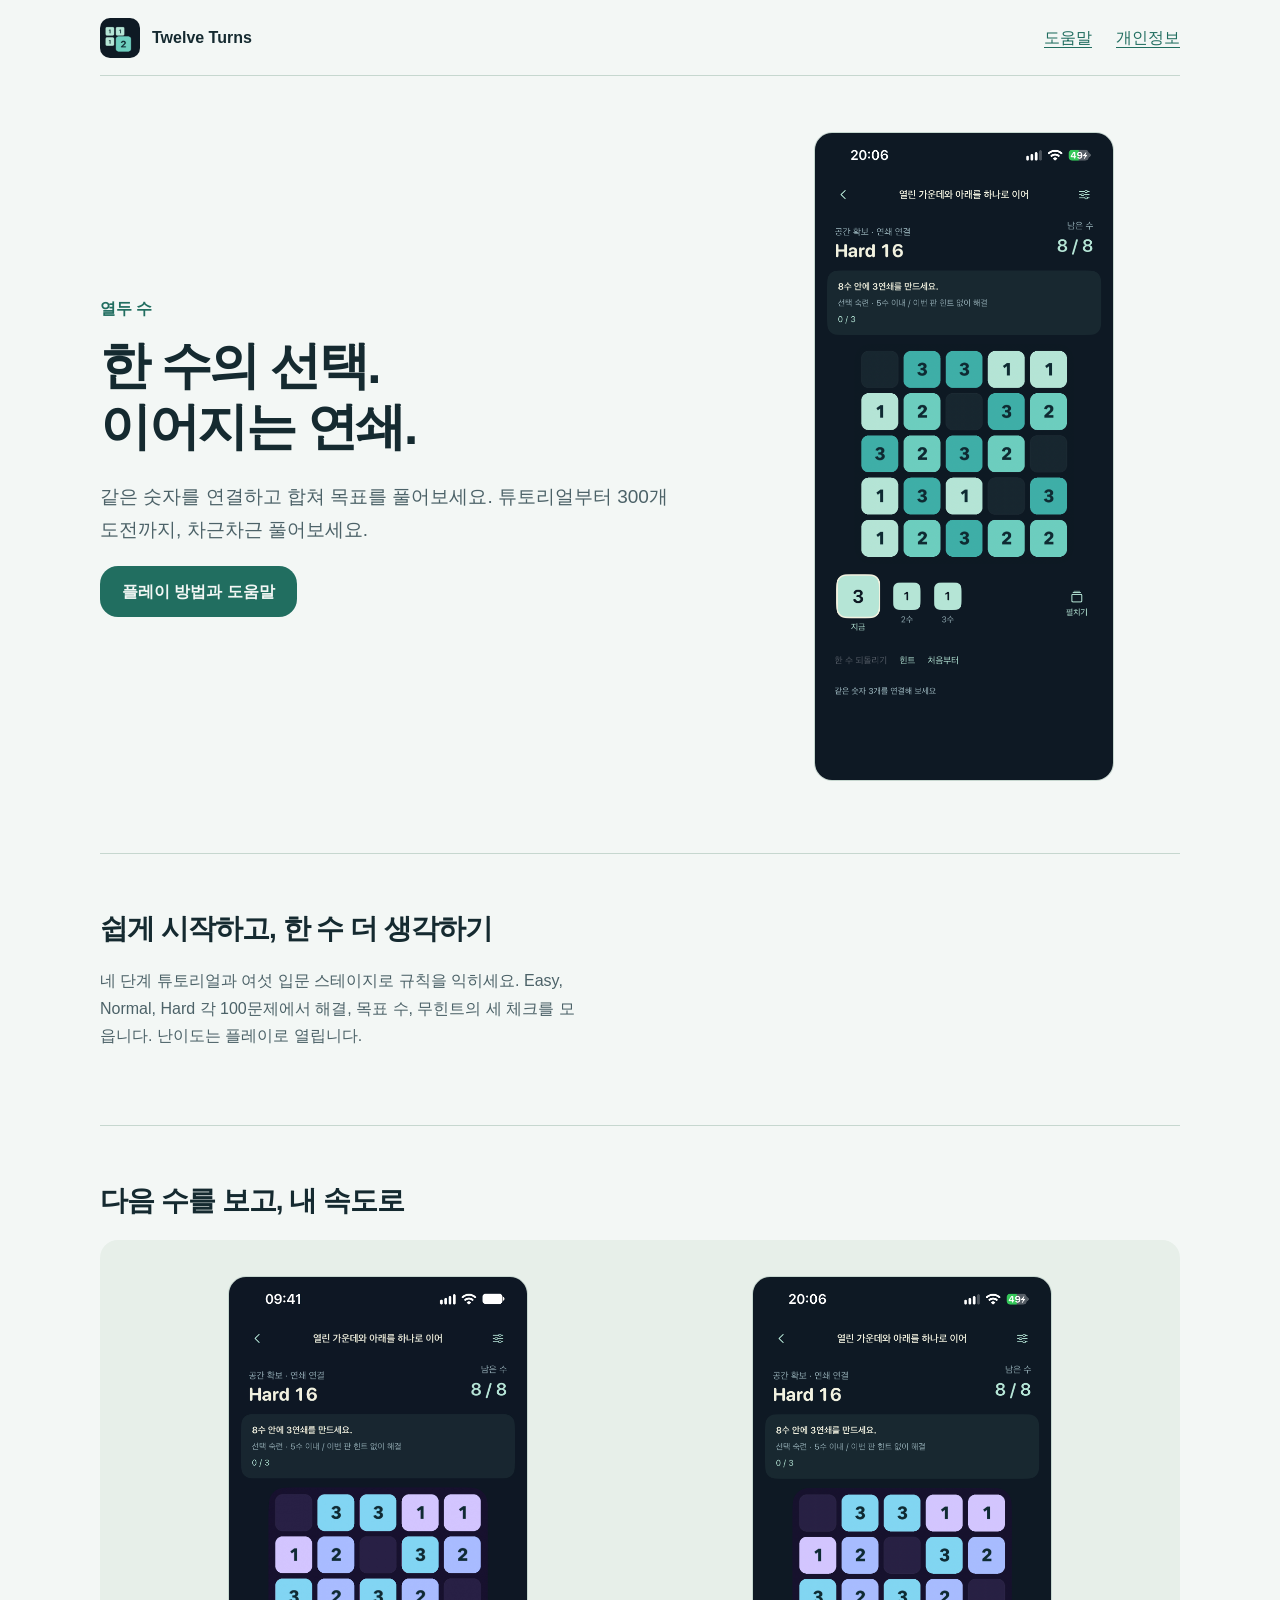
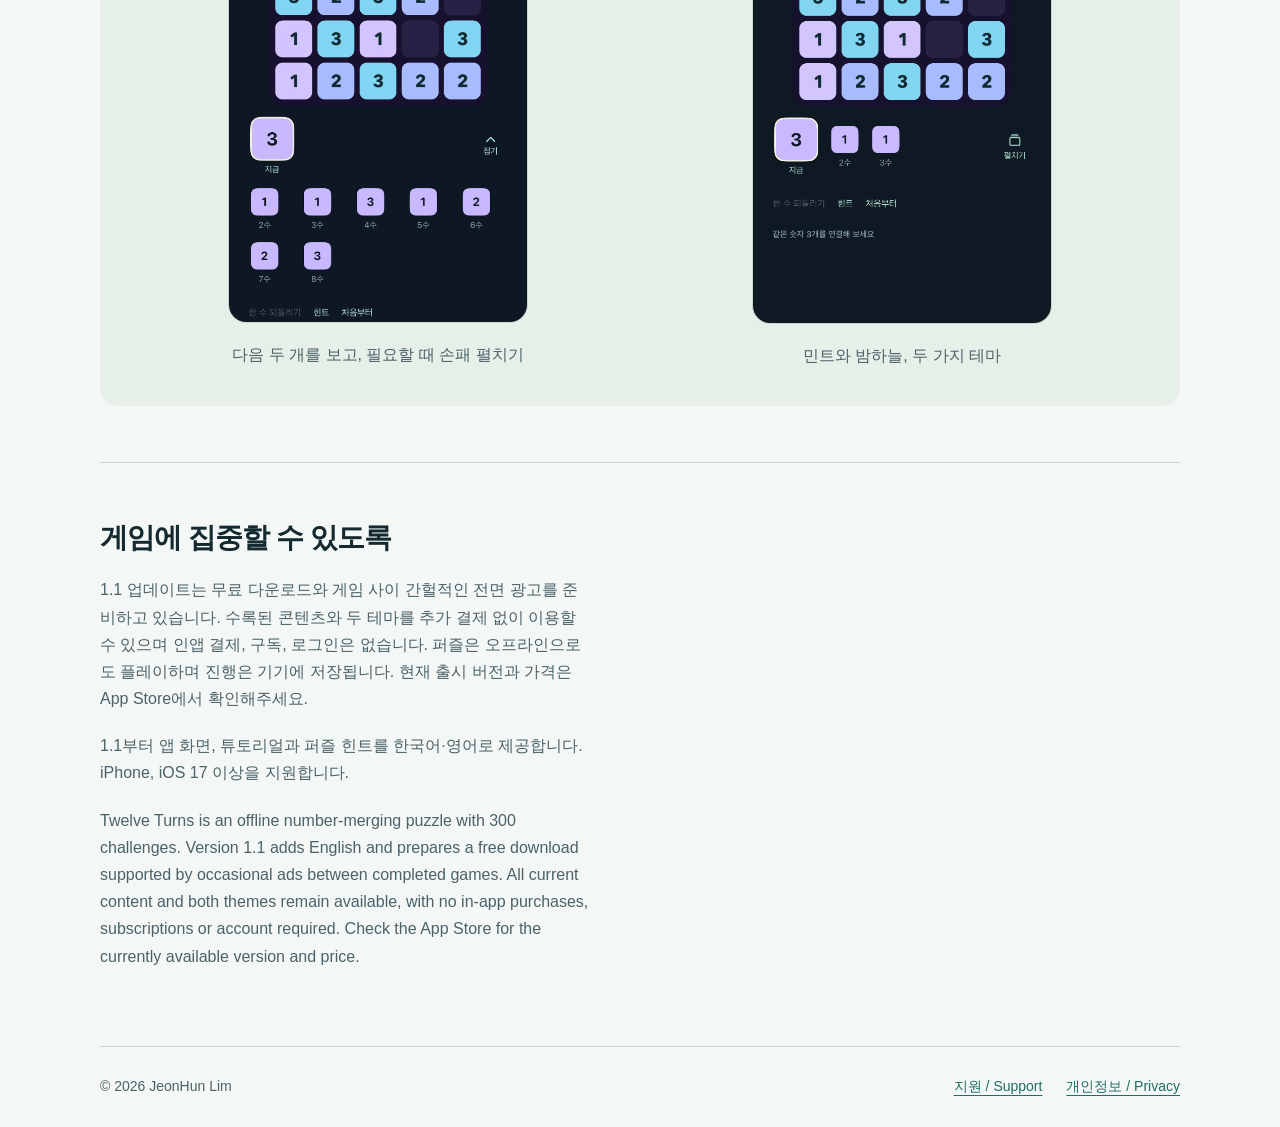
<file: index.html>
<!doctype html>
<html lang="ko"><head><meta charset="utf-8"><meta name="viewport" content="width=device-width,initial-scale=1"><title>열두 수 | Twelve Turns 숫자 합성 퍼즐</title><meta name="description" content="한 수씩 연결하고 연쇄로 합치는 오프라인 숫자 퍼즐. 튜토리얼부터 300개 도전까지, 한국어와 영어로 즐기세요."><meta name="theme-color" content="#0d1b21"><link rel="canonical" href="https://h0onnn.github.io/twelve-turns-support/"><link rel="icon" href="assets/icon.png"><link rel="stylesheet" href="style.css"></head>
<body><a class="skip" href="#main">본문으로 이동</a><header><a class="brand" href="./"><img src="assets/icon.png" width="40" height="40" alt="">Twelve Turns</a><nav aria-label="주 메뉴"><a href="support.html">도움말</a><a href="privacy.html">개인정보</a></nav></header>
<main id="main"><section class="hero"><div><p class="tagline">열두 수</p><h1>한 수의 선택.<br>이어지는 연쇄.</h1><p class="lead">같은 숫자를 연결하고 합쳐 목표를 풀어보세요. 튜토리얼부터 300개 도전까지, 차근차근 풀어보세요.</p><a class="cta" href="support.html">플레이 방법과 도움말</a></div><img class="screen" src="assets/game-mint.png" width="1179" height="2556" alt="민트 테마의 실제 도전 화면. 숫자 보드와 현재 타일, 다음 두 개를 보여줍니다." fetchpriority="high"></section>
<section class="feature"><h2>쉽게 시작하고, 한 수 더 생각하기</h2><p>네 단계 튜토리얼과 여섯 입문 스테이지로 규칙을 익히세요. Easy, Normal, Hard 각 100문제에서 해결, 목표 수, 무힌트의 세 체크를 모읍니다. 난이도는 플레이로 열립니다.</p></section>
<section class="feature"><h2>다음 수를 보고, 내 속도로</h2><div class="gallery"><figure><img class="screen" src="assets/hand-expanded.png" width="1179" height="2556" alt="남은 손패를 순서대로 펼친 실제 게임 화면" loading="lazy"><figcaption>다음 두 개를 보고, 필요할 때 손패 펼치기</figcaption></figure><figure><img class="screen" src="assets/game-night.png" width="1179" height="2556" alt="밤하늘 테마의 실제 도전 화면" loading="lazy"><figcaption>민트와 밤하늘, 두 가지 테마</figcaption></figure></div></section>
<section class="feature"><h2>게임에 집중할 수 있도록</h2><p>1.1 업데이트는 무료 다운로드와 게임 사이 간헐적인 전면 광고를 준비하고 있습니다. 수록된 콘텐츠와 두 테마를 추가 결제 없이 이용할 수 있으며 인앱 결제, 구독, 로그인은 없습니다. 퍼즐은 오프라인으로도 플레이하며 진행은 기기에 저장됩니다. 현재 출시 버전과 가격은 App Store에서 확인해주세요.</p><p>1.1부터 앱 화면, 튜토리얼과 퍼즐 힌트를 한국어·영어로 제공합니다. iPhone, iOS 17 이상을 지원합니다.</p><p lang="en">Twelve Turns is an offline number-merging puzzle with 300 challenges. Version 1.1 adds English and prepares a free download supported by occasional ads between completed games. All current content and both themes remain available, with no in-app purchases, subscriptions or account required. Check the App Store for the currently available version and price.</p></section></main>
<footer><span>© 2026 JeonHun Lim</span><nav aria-label="하단 메뉴"><a href="support.html">지원 / Support</a><a href="privacy.html">개인정보 / Privacy</a></nav></footer></body></html>
</file>
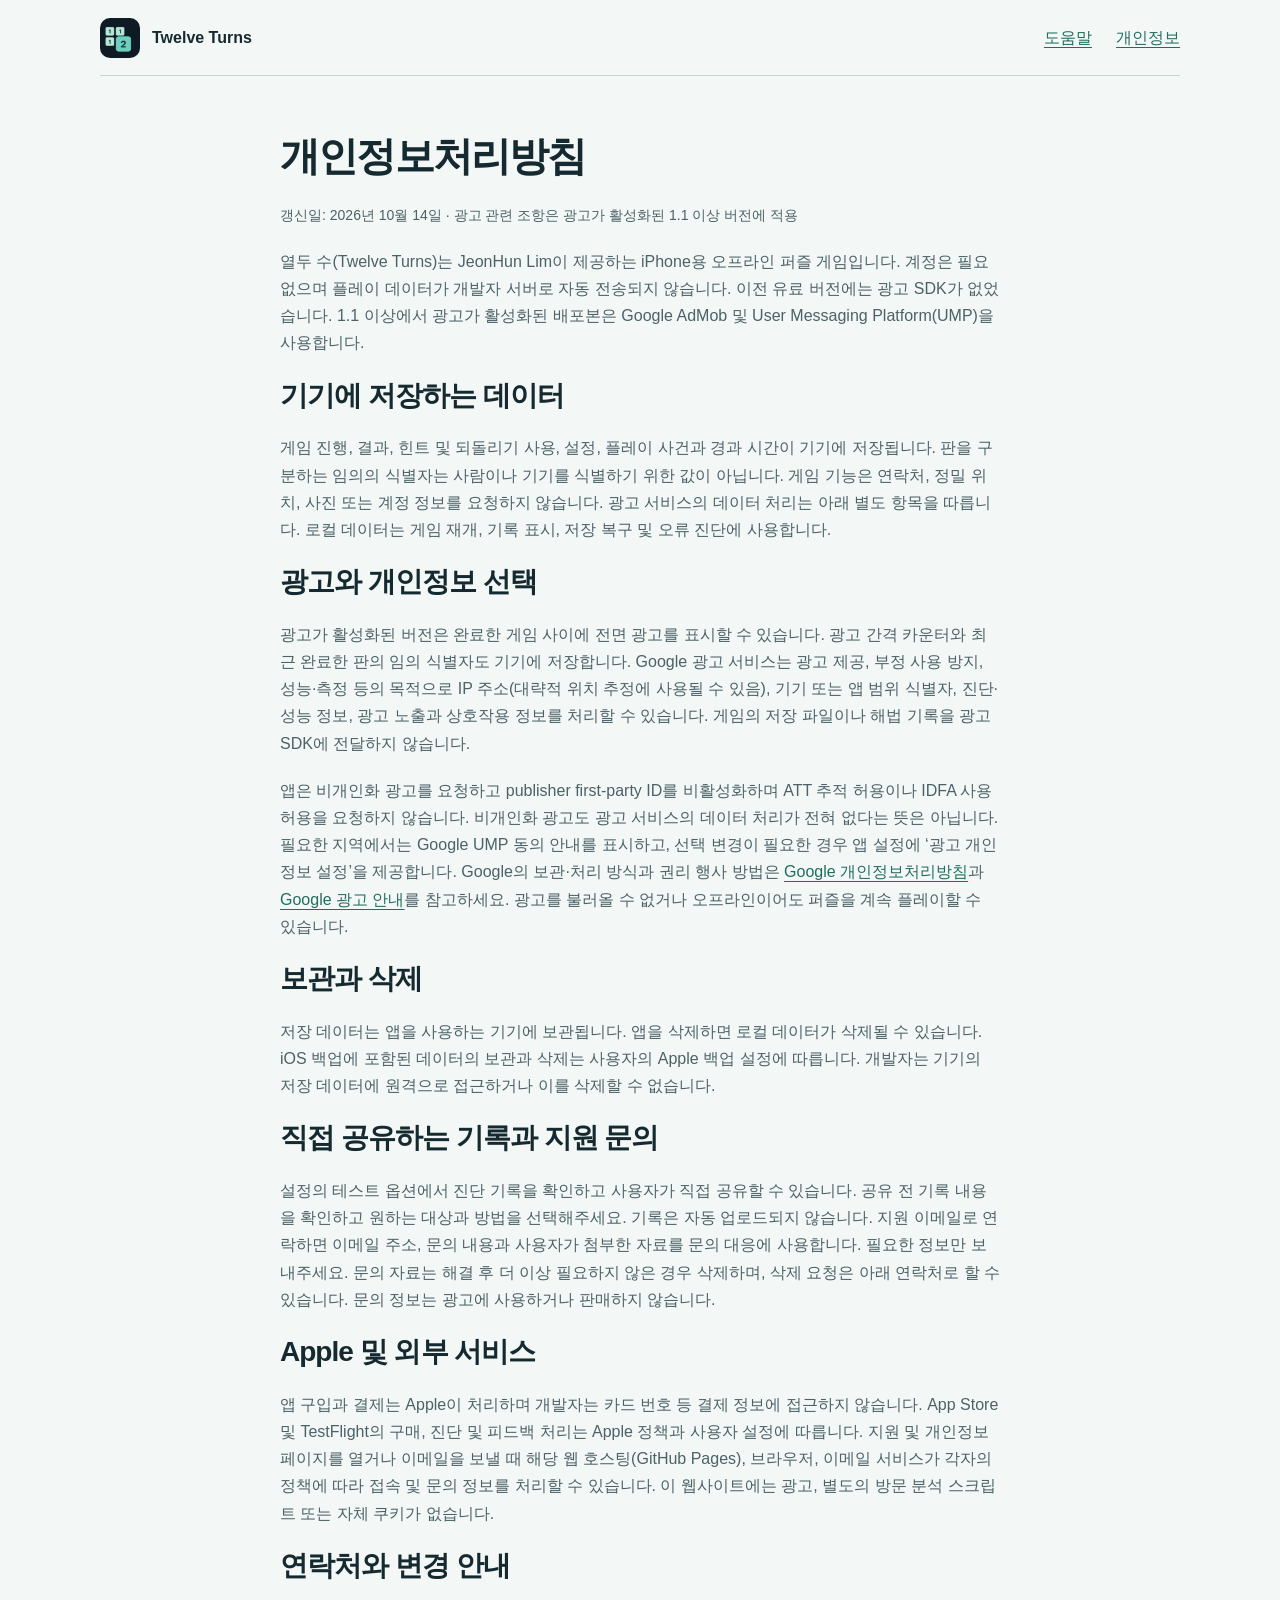
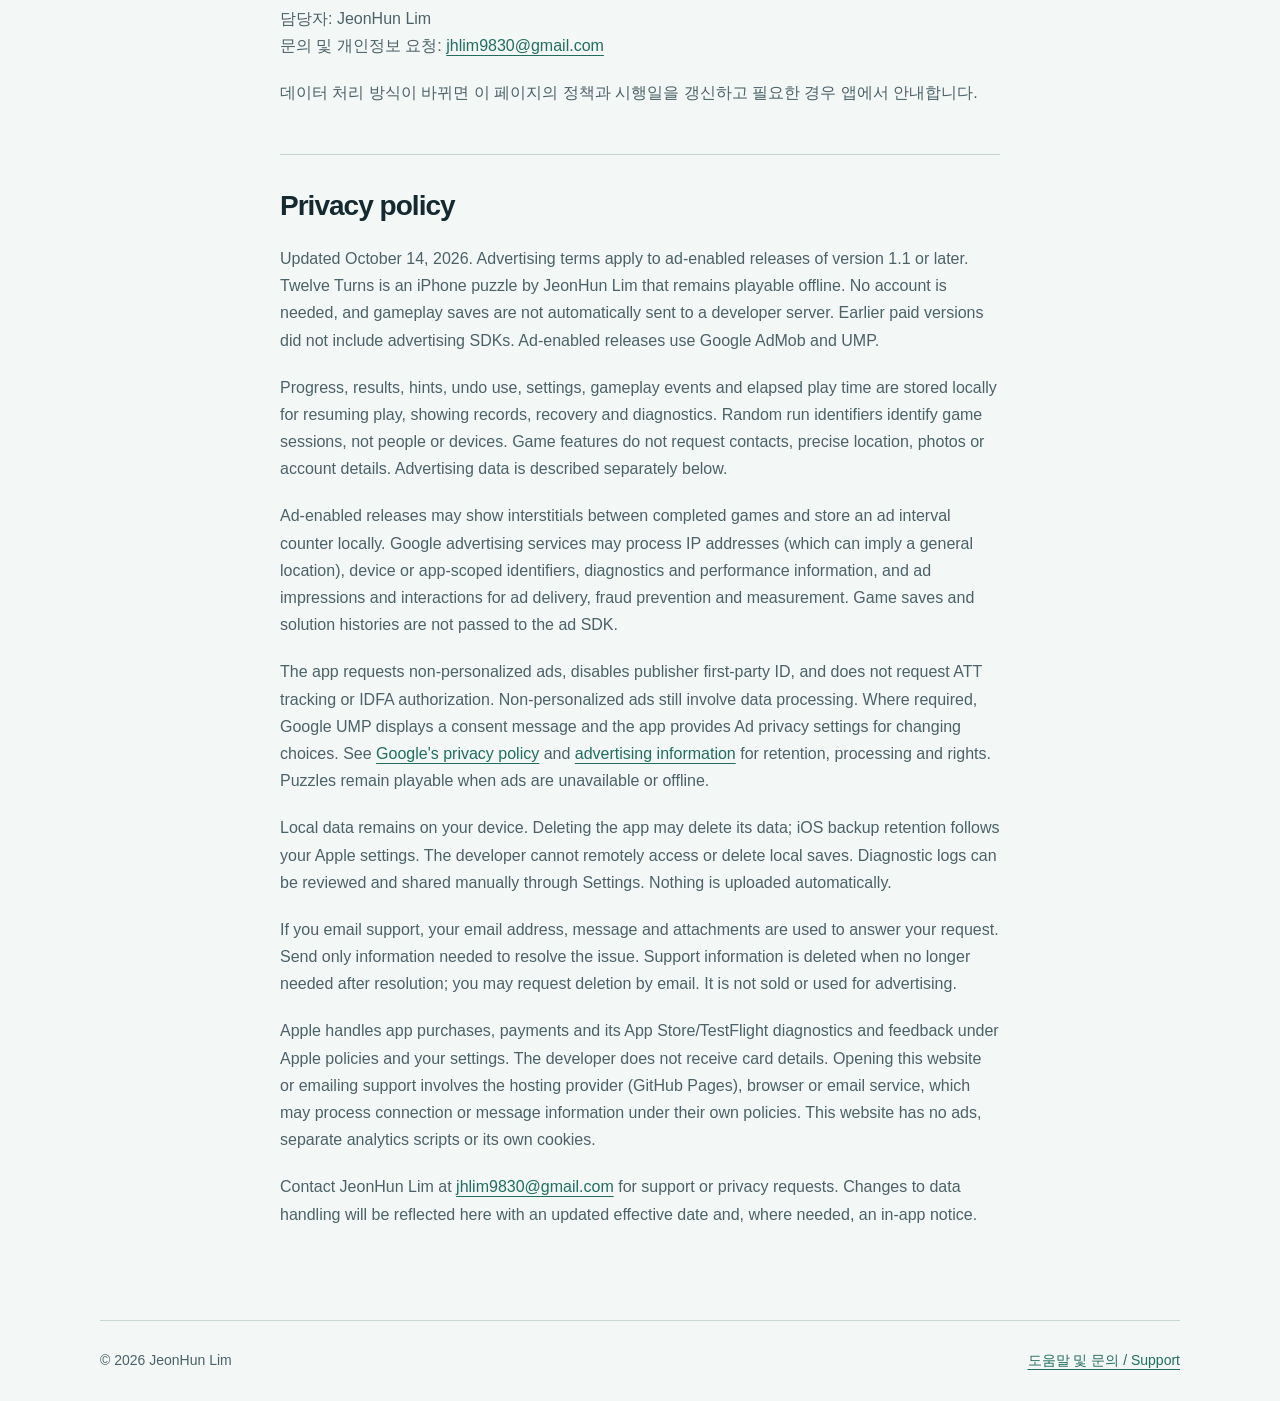
<file: privacy.html>
<!doctype html><html lang="ko"><head><meta charset="utf-8"><meta name="viewport" content="width=device-width,initial-scale=1"><title>열두 수 개인정보처리방침 | Twelve Turns Privacy</title><meta name="description" content="열두 수의 로컬 저장, 직접 공유하는 진단 기록과 지원 문의 정보 처리 안내."><link rel="icon" href="assets/icon.png"><link rel="stylesheet" href="style.css"></head><body><a class="skip" href="#main">본문으로 이동</a><header><a class="brand" href="./"><img src="assets/icon.png" width="40" height="40" alt="">Twelve Turns</a><nav aria-label="주 메뉴"><a href="support.html">도움말</a><a href="privacy.html" aria-current="page">개인정보</a></nav></header><main id="main" class="article"><h1>개인정보처리방침</h1><p class="date">갱신일: 2026년 10월 14일 · 광고 관련 조항은 광고가 활성화된 1.1 이상 버전에 적용</p><p>열두 수(Twelve Turns)는 JeonHun Lim이 제공하는 iPhone용 오프라인 퍼즐 게임입니다. 계정은 필요 없으며 플레이 데이터가 개발자 서버로 자동 전송되지 않습니다. 이전 유료 버전에는 광고 SDK가 없었습니다. 1.1 이상에서 광고가 활성화된 배포본은 Google AdMob 및 User Messaging Platform(UMP)을 사용합니다.</p><h2>기기에 저장하는 데이터</h2><p>게임 진행, 결과, 힌트 및 되돌리기 사용, 설정, 플레이 사건과 경과 시간이 기기에 저장됩니다. 판을 구분하는 임의의 식별자는 사람이나 기기를 식별하기 위한 값이 아닙니다. 게임 기능은 연락처, 정밀 위치, 사진 또는 계정 정보를 요청하지 않습니다. 광고 서비스의 데이터 처리는 아래 별도 항목을 따릅니다. 로컬 데이터는 게임 재개, 기록 표시, 저장 복구 및 오류 진단에 사용합니다.</p><h2>광고와 개인정보 선택</h2><p>광고가 활성화된 버전은 완료한 게임 사이에 전면 광고를 표시할 수 있습니다. 광고 간격 카운터와 최근 완료한 판의 임의 식별자도 기기에 저장합니다. Google 광고 서비스는 광고 제공, 부정 사용 방지, 성능·측정 등의 목적으로 IP 주소(대략적 위치 추정에 사용될 수 있음), 기기 또는 앱 범위 식별자, 진단·성능 정보, 광고 노출과 상호작용 정보를 처리할 수 있습니다. 게임의 저장 파일이나 해법 기록을 광고 SDK에 전달하지 않습니다.</p><p>앱은 비개인화 광고를 요청하고 publisher first-party ID를 비활성화하며 ATT 추적 허용이나 IDFA 사용 허용을 요청하지 않습니다. 비개인화 광고도 광고 서비스의 데이터 처리가 전혀 없다는 뜻은 아닙니다. 필요한 지역에서는 Google UMP 동의 안내를 표시하고, 선택 변경이 필요한 경우 앱 설정에 ‘광고 개인정보 설정’을 제공합니다. Google의 보관·처리 방식과 권리 행사 방법은 <a href="https://policies.google.com/privacy">Google 개인정보처리방침</a>과 <a href="https://policies.google.com/technologies/ads">Google 광고 안내</a>를 참고하세요. 광고를 불러올 수 없거나 오프라인이어도 퍼즐을 계속 플레이할 수 있습니다.</p><h2>보관과 삭제</h2><p>저장 데이터는 앱을 사용하는 기기에 보관됩니다. 앱을 삭제하면 로컬 데이터가 삭제될 수 있습니다. iOS 백업에 포함된 데이터의 보관과 삭제는 사용자의 Apple 백업 설정에 따릅니다. 개발자는 기기의 저장 데이터에 원격으로 접근하거나 이를 삭제할 수 없습니다.</p><h2>직접 공유하는 기록과 지원 문의</h2><p>설정의 테스트 옵션에서 진단 기록을 확인하고 사용자가 직접 공유할 수 있습니다. 공유 전 기록 내용을 확인하고 원하는 대상과 방법을 선택해주세요. 기록은 자동 업로드되지 않습니다. 지원 이메일로 연락하면 이메일 주소, 문의 내용과 사용자가 첨부한 자료를 문의 대응에 사용합니다. 필요한 정보만 보내주세요. 문의 자료는 해결 후 더 이상 필요하지 않은 경우 삭제하며, 삭제 요청은 아래 연락처로 할 수 있습니다. 문의 정보는 광고에 사용하거나 판매하지 않습니다.</p><h2>Apple 및 외부 서비스</h2><p>앱 구입과 결제는 Apple이 처리하며 개발자는 카드 번호 등 결제 정보에 접근하지 않습니다. App Store 및 TestFlight의 구매, 진단 및 피드백 처리는 Apple 정책과 사용자 설정에 따릅니다. 지원 및 개인정보 페이지를 열거나 이메일을 보낼 때 해당 웹 호스팅(GitHub Pages), 브라우저, 이메일 서비스가 각자의 정책에 따라 접속 및 문의 정보를 처리할 수 있습니다. 이 웹사이트에는 광고, 별도의 방문 분석 스크립트 또는 자체 쿠키가 없습니다.</p><h2>연락처와 변경 안내</h2><p>담당자: JeonHun Lim<br>문의 및 개인정보 요청: <a href="mailto:jhlim9830@gmail.com">jhlim9830@gmail.com</a></p><p>데이터 처리 방식이 바뀌면 이 페이지의 정책과 시행일을 갱신하고 필요한 경우 앱에서 안내합니다.</p>
<section class="lang" lang="en"><h2>Privacy policy</h2><p>Updated October 14, 2026. Advertising terms apply to ad-enabled releases of version 1.1 or later. Twelve Turns is an iPhone puzzle by JeonHun Lim that remains playable offline. No account is needed, and gameplay saves are not automatically sent to a developer server. Earlier paid versions did not include advertising SDKs. Ad-enabled releases use Google AdMob and UMP.</p><p>Progress, results, hints, undo use, settings, gameplay events and elapsed play time are stored locally for resuming play, showing records, recovery and diagnostics. Random run identifiers identify game sessions, not people or devices. Game features do not request contacts, precise location, photos or account details. Advertising data is described separately below.</p><p>Ad-enabled releases may show interstitials between completed games and store an ad interval counter locally. Google advertising services may process IP addresses (which can imply a general location), device or app-scoped identifiers, diagnostics and performance information, and ad impressions and interactions for ad delivery, fraud prevention and measurement. Game saves and solution histories are not passed to the ad SDK.</p><p>The app requests non-personalized ads, disables publisher first-party ID, and does not request ATT tracking or IDFA authorization. Non-personalized ads still involve data processing. Where required, Google UMP displays a consent message and the app provides Ad privacy settings for changing choices. See <a href="https://policies.google.com/privacy">Google's privacy policy</a> and <a href="https://policies.google.com/technologies/ads">advertising information</a> for retention, processing and rights. Puzzles remain playable when ads are unavailable or offline.</p><p>Local data remains on your device. Deleting the app may delete its data; iOS backup retention follows your Apple settings. The developer cannot remotely access or delete local saves. Diagnostic logs can be reviewed and shared manually through Settings. Nothing is uploaded automatically.</p><p>If you email support, your email address, message and attachments are used to answer your request. Send only information needed to resolve the issue. Support information is deleted when no longer needed after resolution; you may request deletion by email. It is not sold or used for advertising.</p><p>Apple handles app purchases, payments and its App Store/TestFlight diagnostics and feedback under Apple policies and your settings. The developer does not receive card details. Opening this website or emailing support involves the hosting provider (GitHub Pages), browser or email service, which may process connection or message information under their own policies. This website has no ads, separate analytics scripts or its own cookies.</p><p>Contact JeonHun Lim at <a href="mailto:jhlim9830@gmail.com">jhlim9830@gmail.com</a> for support or privacy requests. Changes to data handling will be reflected here with an updated effective date and, where needed, an in-app notice.</p></section></main><footer><span>© 2026 JeonHun Lim</span><a href="support.html">도움말 및 문의 / Support</a></footer></body></html>
</file>
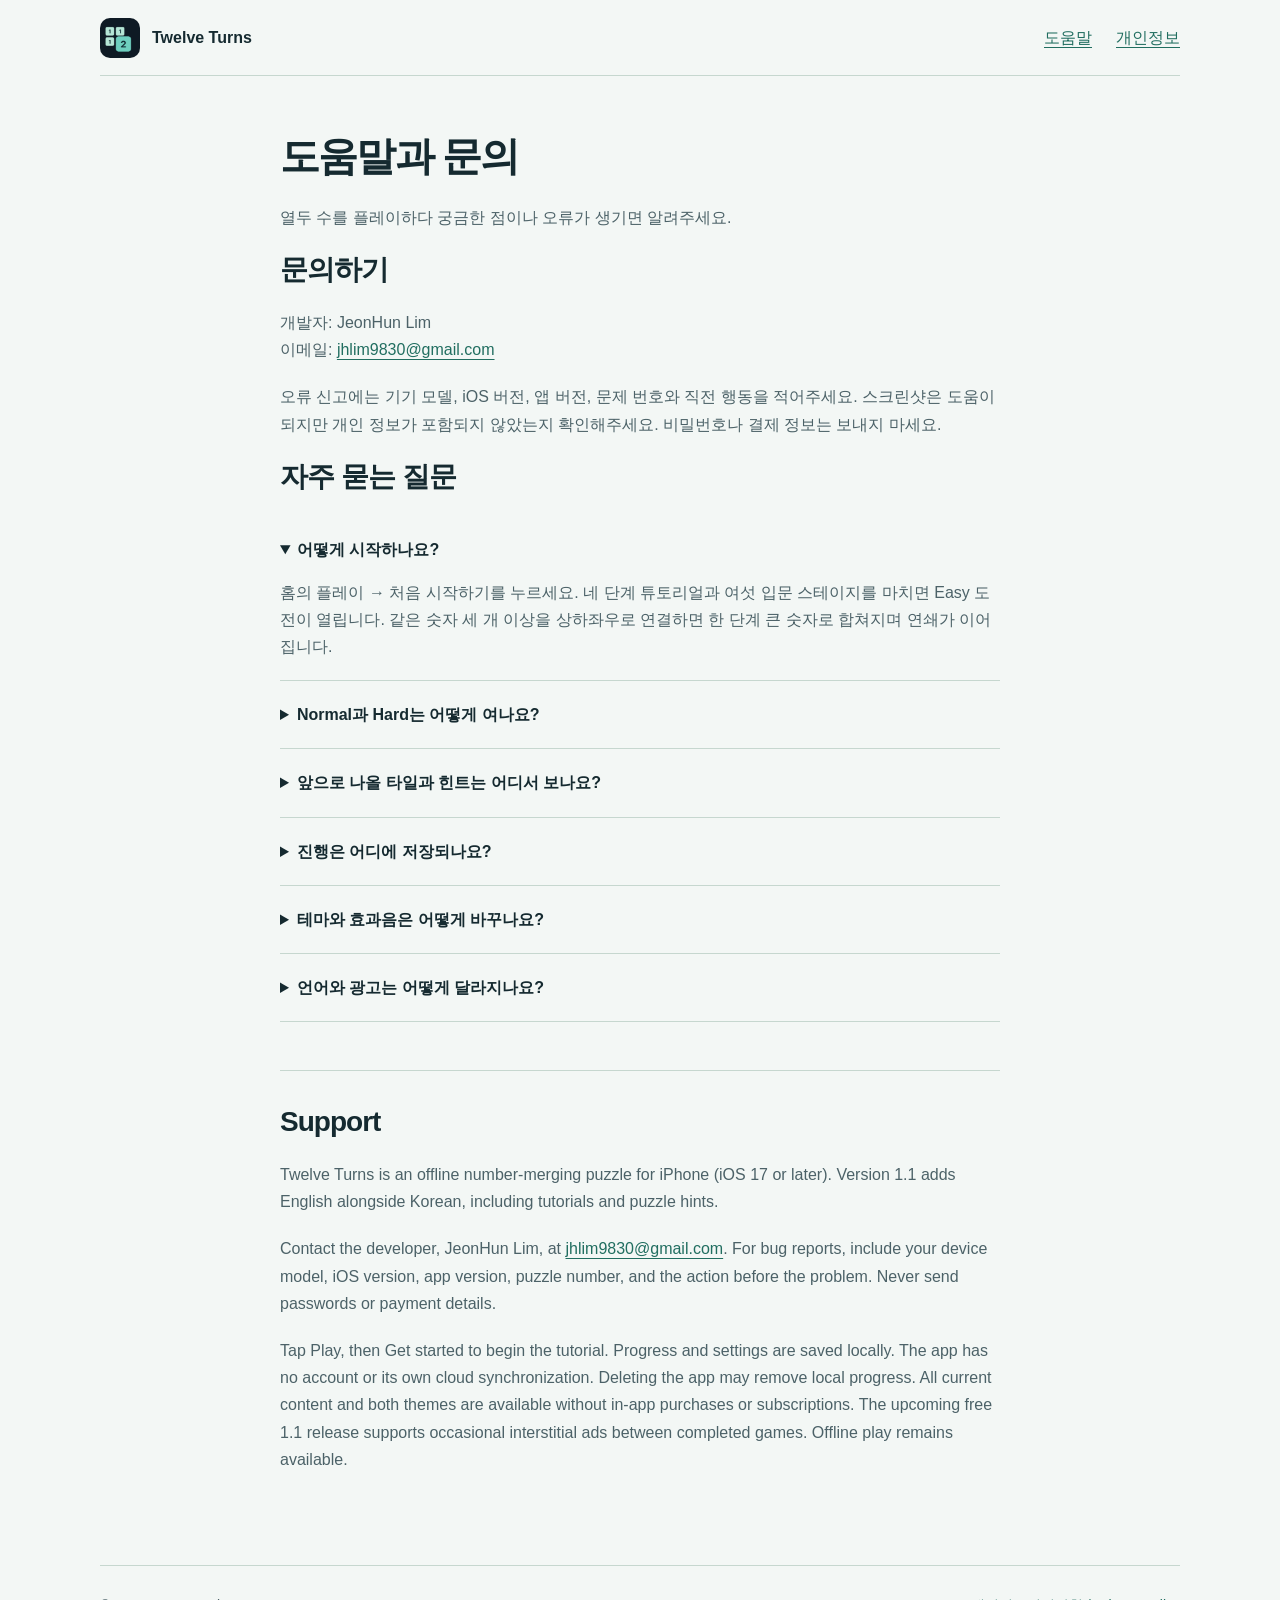
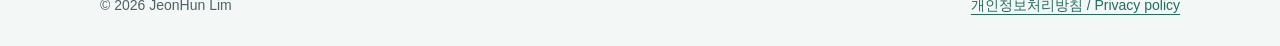
<file: support.html>
<!doctype html><html lang="ko"><head><meta charset="utf-8"><meta name="viewport" content="width=device-width,initial-scale=1"><title>열두 수 도움말 및 문의 | Twelve Turns Support</title><meta name="description" content="열두 수 플레이 방법, 진행 저장 안내, 오류 신고 및 문의 연락처."><link rel="icon" href="assets/icon.png"><link rel="stylesheet" href="style.css"></head><body><a class="skip" href="#main">본문으로 이동</a><header><a class="brand" href="./"><img src="assets/icon.png" width="40" height="40" alt="">Twelve Turns</a><nav aria-label="주 메뉴"><a href="support.html" aria-current="page">도움말</a><a href="privacy.html">개인정보</a></nav></header><main id="main" class="article"><h1>도움말과 문의</h1><p>열두 수를 플레이하다 궁금한 점이나 오류가 생기면 알려주세요.</p><h2>문의하기</h2><p>개발자: JeonHun Lim<br>이메일: <a href="mailto:jhlim9830@gmail.com">jhlim9830@gmail.com</a></p><p>오류 신고에는 기기 모델, iOS 버전, 앱 버전, 문제 번호와 직전 행동을 적어주세요. 스크린샷은 도움이 되지만 개인 정보가 포함되지 않았는지 확인해주세요. 비밀번호나 결제 정보는 보내지 마세요.</p><h2>자주 묻는 질문</h2>
<details open><summary>어떻게 시작하나요?</summary><p>홈의 플레이 → 처음 시작하기를 누르세요. 네 단계 튜토리얼과 여섯 입문 스테이지를 마치면 Easy 도전이 열립니다. 같은 숫자 세 개 이상을 상하좌우로 연결하면 한 단계 큰 숫자로 합쳐지며 연쇄가 이어집니다.</p></details>
<details><summary>Normal과 Hard는 어떻게 여나요?</summary><p>각 문제의 해결, 목표 수 이내 해결, 이번 판 무힌트 해결로 체크를 모으세요. Easy 150체크로 Normal, Normal 180체크로 Hard가 열립니다. 체크는 해금할 때 차감되지 않습니다. 추가 결제는 없습니다.</p></details>
<details><summary>앞으로 나올 타일과 힌트는 어디서 보나요?</summary><p>도전 화면에 현재 타일과 다음 두 개가 표시됩니다. 남은 손패가 많으면 펼치기로 전체 순서를 볼 수 있습니다. 힌트와 되돌리기도 도전에서 사용할 수 있습니다.</p></details>
<details><summary>진행은 어디에 저장되나요?</summary><p>진행, 기록과 설정은 기기에 자동 저장됩니다. 별도 계정이나 앱 자체의 클라우드 동기화는 없습니다. 앱을 삭제하면 로컬 기록이 사라질 수 있으니 주의하세요. iOS 기기 백업 및 복원은 사용자의 Apple 설정에 따릅니다.</p></details>
<details><summary>테마와 효과음은 어떻게 바꾸나요?</summary><p>홈 오른쪽 위 설정에서 민트 또는 밤하늘 테마를 선택하고 효과음, 진동, 움직임 줄이기를 조절하세요. 두 테마는 추가 결제 없이 이용할 수 있습니다.</p></details>
<details><summary>언어와 광고는 어떻게 달라지나요?</summary><p>1.1부터 한국어·영어를 지원합니다. 설정 → 언어에서 iOS 앱 언어 설정으로 이동할 수 있습니다. 무료 전환 버전에서는 완료한 4판마다 게임 사이에 광고가 표시될 수 있습니다. 튜토리얼·중도 재시작은 횟수에 포함하지 않으며 광고를 불러올 수 없어도 바로 계속 플레이합니다. 필요한 경우 앱 설정에서 광고 개인정보 선택을 변경할 수 있습니다. 스토어의 실제 가격과 출시 버전은 App Store에서 확인해주세요.</p></details>
<section class="lang" lang="en"><h2>Support</h2><p>Twelve Turns is an offline number-merging puzzle for iPhone (iOS 17 or later). Version 1.1 adds English alongside Korean, including tutorials and puzzle hints.</p><p>Contact the developer, JeonHun Lim, at <a href="mailto:jhlim9830@gmail.com">jhlim9830@gmail.com</a>. For bug reports, include your device model, iOS version, app version, puzzle number, and the action before the problem. Never send passwords or payment details.</p><p>Tap Play, then Get started to begin the tutorial. Progress and settings are saved locally. The app has no account or its own cloud synchronization. Deleting the app may remove local progress. All current content and both themes are available without in-app purchases or subscriptions. The upcoming free 1.1 release supports occasional interstitial ads between completed games. Offline play remains available.</p></section></main><footer><span>© 2026 JeonHun Lim</span><a href="privacy.html">개인정보처리방침 / Privacy policy</a></footer></body></html>
</file>
<file: style.css>
:root{color-scheme:light dark;--bg:#f3f7f5;--ink:#152a30;--muted:#4c6268;--accent:#216e60;--line:#c6d7cf;--panel:#e7efe9;--radius:18px}
@media(prefers-color-scheme:dark){:root{--bg:#0d1b21;--ink:#edf4ec;--muted:#b3c7c6;--accent:#90dbc0;--line:#304b4d;--panel:#152b31}}
*{box-sizing:border-box}body{margin:0;background:var(--bg);color:var(--ink);font-family:-apple-system,BlinkMacSystemFont,"Apple SD Gothic Neo","Segoe UI",sans-serif;line-height:1.7}a{color:var(--accent);text-underline-offset:4px}a:focus-visible,summary:focus-visible{outline:3px solid var(--accent);outline-offset:5px}header,main,footer{width:min(1080px,calc(100% - 48px));margin:auto}header{min-height:76px;display:flex;align-items:center;justify-content:space-between;gap:24px;border-bottom:1px solid var(--line)}nav{display:flex;gap:24px;flex-wrap:wrap}.brand{display:flex;align-items:center;gap:12px;text-decoration:none;color:var(--ink);font-weight:750}.brand img{width:40px;height:40px;border-radius:10px}.hero{display:grid;grid-template-columns:1.15fr .85fr;align-items:center;gap:64px;padding:56px 0 72px}h1{font-size:clamp(36px,4vw,56px);letter-spacing:-.045em;line-height:1.2;margin:0 0 24px;word-break:keep-all}h2{font-size:28px;letter-spacing:-.035em;line-height:1.35;margin:0 0 20px}h3{font-size:21px;margin:32px 0 12px}p{margin:0 0 20px}.lead{font-size:19px;max-width:30em;color:var(--muted)}.cta{display:inline-block;white-space:nowrap;background:var(--accent);color:var(--bg);font-weight:700;text-decoration:none;padding:12px 22px;border-radius:var(--radius)}.cta:hover{opacity:.85}.screen{display:block;width:min(100%,300px);height:auto;margin:auto;border-radius:var(--radius);border:1px solid var(--line)}.feature{padding:56px 0;border-top:1px solid var(--line)}.feature p{max-width:55ch;color:var(--muted)}.gallery{display:grid;grid-template-columns:1fr 1fr;gap:40px;align-items:start;padding:36px;background:var(--panel);border-radius:var(--radius)}figure{margin:0}figcaption{margin-top:18px;text-align:center;color:var(--muted)}.article{max-width:720px;padding:56px 0 72px}.article h1{font-size:40px}.article p,.article li{color:var(--muted)}.article a{overflow-wrap:anywhere}.date{font-size:14px;color:var(--muted)}details{padding:20px 0;border-bottom:1px solid var(--line)}summary{font-weight:700;cursor:pointer}details p{margin:16px 0 0}footer{padding:28px 0;border-top:1px solid var(--line);display:flex;justify-content:space-between;gap:24px;flex-wrap:wrap;color:var(--muted);font-size:14px}.skip{position:absolute;left:16px;top:-80px;background:var(--bg);padding:12px}.skip:focus{top:12px}.lang{padding-top:32px;border-top:1px solid var(--line);margin-top:48px}.tagline{color:var(--accent);font-weight:700;margin-bottom:12px}
@media(max-width:767px){header,main,footer{width:calc(100% - 32px)}header{gap:12px;font-size:14px}nav{gap:14px}.hero{grid-template-columns:1fr;gap:32px;padding:36px 0 48px}.hero .screen{max-width:260px}.gallery{grid-template-columns:1fr;padding:24px;gap:32px}.article{padding-top:36px}.article h1{font-size:32px}.feature{padding:40px 0}}
</file>
